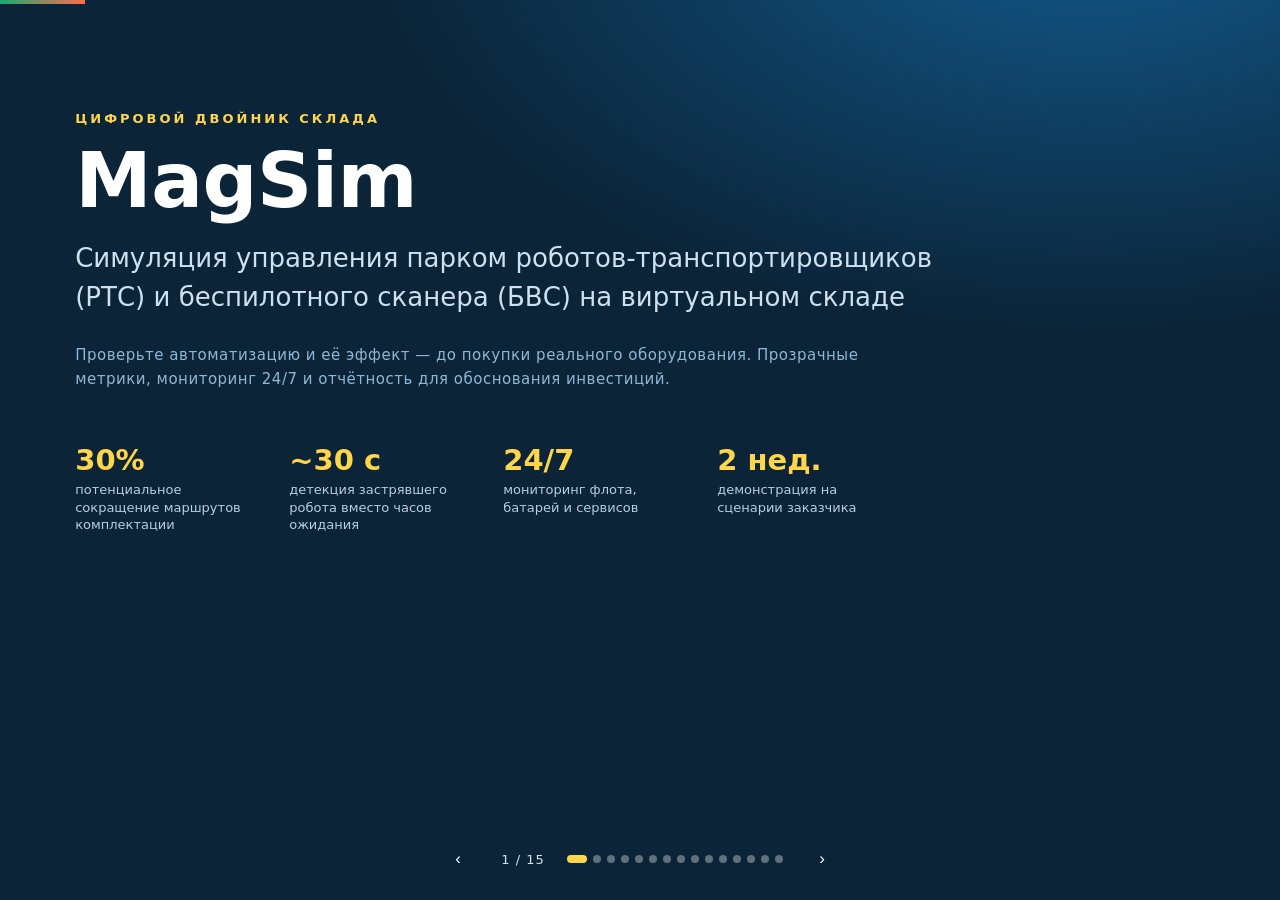
<file: docs/presentation/magsim_presentation.html>
<!DOCTYPE html>
<html lang="ru">
<head>
<meta charset="UTF-8">
<meta name="viewport" content="width=device-width, initial-scale=1.0">
<title>MagSim — цифровой двойник складской логистики</title>
<style>
  :root{
    --bg:#0b2438; --ink:#122033; --muted:#5b6b7c;
    --accent:#19a974; --accent2:#ff6b4a; --line:#e3e9f0;
    --card:#f5f8fb; --white:#ffffff;
  }
  *{box-sizing:border-box; margin:0; padding:0;}
  html,body{height:100%;}
  body{
    font-family:"Segoe UI","PT Sans",system-ui,-apple-system,Arial,sans-serif;
    background:#0a1f32; color:var(--ink); overflow:hidden;
  }
  .deck{position:fixed; inset:0;}
  .slide{
    position:absolute; inset:0; background:var(--white);
    transform:translateX(100%); transition:transform .55s cubic-bezier(.77,0,.18,1);
    overflow:hidden; overflow-y:auto;
    display:flex; flex-direction:column;
  }
  .slide.active{transform:translateX(0);}
  .slide.before{transform:translateX(-100%);}
  .wrap{width:min(1180px,92vw); margin:auto; padding:52px 24px 90px; flex:1;}
  h1{font-size:clamp(34px,4.5vw,58px); line-height:1.06; letter-spacing:-.5px;}
  h2{font-size:clamp(26px,3.2vw,40px); letter-spacing:-.3px; margin-bottom:6px;}
  h3{font-size:20px; margin-bottom:8px;}
  .kicker{
    display:inline-block; text-transform:uppercase; letter-spacing:3px;
    font-size:13px; font-weight:700; color:var(--accent); margin-bottom:14px;
  }
  .lead{color:var(--muted); font-size:clamp(16px,1.6vw,20px); max-width:880px; line-height:1.55;}
  .grid{display:grid; gap:18px;}
  .g2{grid-template-columns:repeat(2,1fr);}
  .g4{grid-template-columns:repeat(4,1fr);}
  .g3{grid-template-columns:repeat(3,1fr);}
  .card{
    background:var(--card); border:1px solid var(--line); border-radius:14px;
    padding:20px 20px 18px; position:relative;
  }
  .card b{display:block; font-size:16.5px; margin-bottom:8px; color:var(--bg);}
  .card p{color:var(--muted); font-size:14.5px; line-height:1.5;}
  .badge{
    width:34px; height:34px; border-radius:9px; color:#fff; font-weight:700;
    display:flex; align-items:center; justify-content:center; font-size:16px; margin-bottom:12px;
  }
  .b-green{background:var(--accent);}
  .b-orange{background:var(--accent2);}
  .b-blue{background:#2563eb;}
  .b-purple{background:#7c3aed;}
  /* Титул */
  .hero{background:radial-gradient(1200px 700px at 85% -10%, #135a8c 0%, transparent 60%), var(--bg); color:#fff;}
  .hero .wrap{padding-top:12vh;}
  .hero h1{font-size:clamp(40px,6vw,78px);}
  .hero .sub{font-size:clamp(18px,2.2vw,26px); color:#cfe0ee; max-width:900px; line-height:1.5; margin-top:18px;}
  .hero .tag{color:#8fb7d4; font-size:15px; letter-spacing:.5px; margin-top:26px; line-height:1.6; max-width:820px;}
  .hero .rel{display:flex; gap:34px; margin-top:52px; flex-wrap:wrap;}
  .hero .rel div{font-size:29px; font-weight:800; color:#ffd54a;}
  .hero .rel span{display:block; font-size:13px; font-weight:400; color:#b9cfe0; max-width:180px; line-height:1.35; margin-top:4px;}
  /* Таблица метрик */
  table{width:100%; border-collapse:collapse; font-size:14.5px; margin-top:8px;}
  th,td{text-align:left; padding:12px 14px; border-bottom:1px solid var(--line); vertical-align:top;}
  thead th{background:var(--bg); color:#fff; font-size:13.5px; letter-spacing:.4px;}
  thead th:first-child{border-radius:10px 0 0 0;}
  thead th:last-child{border-radius:0 10px 0 0;}
  td.n{font-weight:700; color:var(--bg); width:26%;}
  td.a{color:var(--muted); width:35%;}
  td.b{color:#0b7a56; font-weight:600;}
  tr:last-child td{border-bottom:none;}
  /* Числа эффекта */
  figure{display:flex; flex-wrap:wrap; gap:22px; margin-top:26px;}
  .kpi{
    flex:1 1 180px; background:var(--card); border:1px solid var(--line);
    border-radius:14px; padding:22px 20px;
  }
  .kpi .num{font-size:38px; font-weight:800; color:var(--accent); letter-spacing:-1px;}
  .kpi .lbl{color:var(--muted); font-size:14px; margin-top:6px; line-height:1.4;}
  .kpi.sub .num{color:var(--bg);}
  /* Шаги внедрения */
  .steps{display:flex; gap:16px; margin-top:26px; flex-wrap:wrap;}
  .step{flex:1 1 200px; border-top:4px solid var(--accent); border-radius:0 0 12px 12px; background:var(--card); padding:18px;}
  .step .sno{font-size:13px; font-weight:800; color:var(--accent); letter-spacing:2px;}
  .step b{display:block; margin:10px 0 6px; font-size:16px;}
  .step p{color:var(--muted); font-size:13.5px; line-height:1.5;}
  /* Списки */
  ul.ticks{list-style:none; margin-top:6px;}
  ul.ticks li{position:relative; padding:9px 0 9px 30px; color:#33414f; font-size:16px; line-height:1.45;}
  ul.ticks li:before{
    content:""; position:absolute; left:2px; top:15px; width:15px; height:9px;
    border-left:3px solid var(--accent); border-bottom:3px solid var(--accent);
    transform:rotate(-45deg);
  }
  /* Изображения */
  .imgbox{display:flex; align-items:flex-start; gap:20px;}
  .imgbox img{max-width:58%; border:1px solid var(--line); border-radius:12px; box-shadow:0 10px 30px rgba(11,36,56,.12);}
  .imgbox .aside{flex:1;}
  /* Навигация */
  nav{
    position:fixed; left:0; right:0; bottom:20px; display:flex; justify-content:center;
    gap:18px; align-items:center; z-index:50;
  }
  .sep{position:fixed; top:0; left:0; height:4px; width:0; background:linear-gradient(90deg,var(--accent),var(--accent2)); z-index:60; transition:width .3s;}
  nav button{
    background:rgba(11,36,56,.82); color:#fff; border:none; border-radius:999px;
    width:42px; height:42px; font-size:17px; cursor:pointer;
  }
  nav button:hover{background:var(--bg);}
  .dots{display:flex; gap:6px;}
  .dot{width:8px; height:8px; border-radius:50%; background:rgba(255,255,255,.35); cursor:pointer;}
  .dot.on{background:#ffd54a; width:20px; border-radius:6px;}
  .count{color:#d7e4ef; font-size:13px; letter-spacing:1px; min-width:52px; text-align:center;}
  @media (max-width:1120px){ .g3{grid-template-columns:repeat(2,1fr);} }
  @media (max-width:820px){ .g4,.g2,.g3{grid-template-columns:1fr;} .imgbox{flex-direction:column;} .imgbox img{max-width:100%;} }
  @media print{
    body{overflow:visible; background:#fff;} .slide{position:relative; transform:none; page-break-after:always; height:100vh;}
    nav{display:none;}
  }
</style>
</head>
<body>
<div class="deck">

<section class="slide hero">
  <div class="wrap">
    <div class="kicker" style="color:#ffd54a;">Цифровой двойник склада</div>
    <h1>MagSim</h1>
    <div class="sub">Симуляция управления парком роботов-транспортировщиков (РТС) и беспилотного сканера (БВС) на виртуальном складе</div>
    <div class="tag">Проверьте автоматизацию и её эффект — до покупки реального оборудования. Прозрачные метрики, мониторинг 24/7 и отчётность для обоснования инвестиций.</div>
    <div class="rel">
      <div>30%<span>потенциальное сокращение маршрутов комплектации</span></div>
      <div>~30 c<span>детекция застрявшего робота вместо часов ожидания</span></div>
      <div>24/7<span>мониторинг флота, батарей и сервисов</span></div>
      <div>2 нед.<span>демонстрация на сценарии заказчика</span></div>
    </div>
  </div>
</section>

<section class="slide">
  <div class="wrap">
    <div class="kicker">Актуальность</div>
    <h2>Почему автоматизация склада — вопрос «сейчас»</h2>
    <p class="lead">Склады работают на пределе: растёт поток заказов, дорожает персонал, а ошибки планирования обходятся дорого.</p>
    <div class="grid g4" style="margin-top:30px;">
      <div class="card"><div class="badge b-green">1</div><b>Рост нагрузки</b><p>Онлайн-заказы растут каждый год — складам нужно быстрее комплектовать и отгружать больше позиций.</p></div>
      <div class="card"><div class="badge b-blue">2</div><b>Кадровый дефицит</b><p>Подбор и удержание персонала дорожают; автоматизация перестаёт быть опцией и становится вопросом экономики.</p></div>
      <div class="card"><div class="badge b-orange">3</div><b>Высокий риск внедрения</b><p>Запуск роботов — крупные инвестиции. Ошибка планирования даёт простой оборудования и убытки.</p></div>
      <div class="card"><div class="badge b-purple">4</div><b>Нужна проверка</b><p>Безопасный способ оценить алгоритмы и KPI автоматизации до покупки «железа» — цифровой двойник.</p></div>
    </div>
  </div>
</section>

<section class="slide">
  <div class="wrap">
    <div class="kicker">Проблема заказчика</div>
    <h2>Что мешает сегодня</h2>
    <p class="lead">Без цифрового двойника эффект автоматизации непредсказуем, а процессы «не видны».</p>
    <div class="grid g2" style="margin-top:30px;">
      <div class="card"><div class="badge b-orange">!</div><b>Товар не там, где нужно</b><p>Частозапрашиваемые позиции лежат в глубине склада — каждый заказ занимает больше времени.</p></div>
      <div class="card"><div class="badge b-orange">!</div><b>Простои и застревания</b><p>Застрявший робот обнаруживают вручную, иногда через часы — склад «стоит».</p></div>
      <div class="card"><div class="badge b-orange">!</div><b>Внезапный отказ батарей</b><p>АКБ выходят из строя без предупреждения → внеплановые простой и замена дороже плановой.</p></div>
      <div class="card"><div class="badge b-orange">!</div><b>Нет прозрачной аналитики</b><p>Отсутствуют объективные цифры: скорость выдачи, загрузка роботов, окупаемость автоматизации.</p></div>
    </div>
  </div>
</section>

<section class="slide">
  <div class="wrap">
    <div class="kicker">Решение</div>
    <h2>MagSim — цифровой двойник склада</h2>
    <p class="lead">Живая веб-модель склада, где RTS и БВС выполняют реальные бизнес-операции, а каждая операция измеряется метриками.</p>
    <div class="grid g2" style="margin-top:30px;">
      <div class="card"><div class="badge b-green">Р</div><b>Парк специализированных РТС</b><p>5 роботов по типам товара (металл, пластик, электроника, дерево, стекло). Задачи: размещение, выдача, ребалансировка.</p></div>
      <div class="card"><div class="badge b-blue">Б</div><b>БВС-сканирование без меток</b><p>Беспилотник распознаёт поставки без маркировки, определяет тип товара и направляет его на нужные полки.</p></div>
      <div class="card"><div class="badge b-purple">A</div><b>Умная диспетчеризация</b><p>A* маршрутизация, автономное назначение задач, батчинг до 5 единиц за рейс, обход препятствий и конфликтов.</p></div>
      <div class="card"><div class="badge b-orange">И</div><b>Авто-ребалансировка</b><p>Частозапрашиваемые товары автоматически подтягиваются ближе к зоне выдачи — короче каждый маршрут комплектации.</p></div>
    </div>
  </div>
</section>

<section class="slide">
  <div class="wrap">
    <div class="kicker">Бизнес-сценарии</div>
    <h2>Как работают ключевые операции</h2>
    <div class="grid g2" style="margin-top:30px;">
      <div class="card"><div class="badge b-green">1</div><b>Поставка с меткой</b><p>Товар с известным типом автоматически попадает в очередь: робот забирает его в зоне приёмки и размещает на полку по приоритету спроса.</p></div>
      <div class="card"><div class="badge b-blue">2</div><b>Поставка без метки</b><p>БВС проводит сканирование в зоне приёмки, определяет тип товара, пополняет запас на полках — без ручного разбора.</p></div>
      <div class="card"><div class="badge b-purple">3</div><b>Заказ клиента</b><p>Робот находит ближайшую полку с товаром, забирает и доставляет к выходу. Остаток компенсируется, склад сам пополняет запасы.</p></div>
      <div class="card"><div class="badge b-orange">4</div><b>Ребалансировка</b><p>Периодическая оптимизация: товары с высоким спросом перемещаются ближе к выходу — сокращается средний маршрут выдачи.</p></div>
    </div>
  </div>
</section>

<section class="slide">
  <div class="wrap">
    <div class="kicker">Метрики бизнеса</div>
    <h2>Что конкретно улучшает система</h2>
    <p class="lead">Каждая метрика измерима в симуляции и переносится на реальный склад после внедрения.</p>
    <table>
      <thead><tr><th>Показатель</th><th>Традиционный склад</th><th>С MagSim</th></tr></thead>
      <tbody>
        <tr><td class="n">Скорость выдачи заказа</td><td class="a">Товар в глубине склада, маршрут сотрудника «на глаз»</td><td class="b">A* + товары у выхода после ребалансировки</td></tr>
        <tr><td class="n">Простои роботов</td><td class="a">Застревание замечают вручную, реакция — часы</td><td class="b">Автодетекция за ~30 секунд и восстановление движения</td></tr>
        <tr><td class="n">Срок службы АКБ</td><td class="a">Замена по отказу, внеплановый простой</td><td class="b">Контроль деградации, прогноз ресурса, замена по состоянию</td></tr>
        <tr><td class="n">Пропускная способность</td><td class="a">Доставка 1 позиции за рейс</td><td class="b">Батчинг — до ёмкости робота за один рейс</td></tr>
        <tr><td class="n">Надёжность инфраструктуры</td><td class="a">Ручной контроль сервисов и оборудования</td><td class="b">Мониторинг 24/7, алерты, автоматические проверки</td></tr>
        <tr><td class="n">Отчётность для заказчика</td><td class="a">Сводный Excel вручную</td><td class="b">Автоматические дашборды и выгрузка отчётов</td></tr>
      </tbody>
    </table>
  </div>
</section>

<section class="slide">
  <div class="wrap">
    <div class="kicker">Ключевые метрики</div>
    <h2>Система измеряет всё — непрерывно</h2>
    <p class="lead">Каждая операция фиксируется и попадает в дашборды: состояние флота видно в реальном времени и образует базу для отчётов заказчику.</p>
    <div class="grid g3" style="margin-top:30px;">
      <div class="card"><div class="badge b-green">АКБ</div><b>Заряд и деградация батарей</b><p>Каждый робот: текущий заряд, скорость разряда, прогноз остаточного ресурса и время до подзарядки.</p></div>
      <div class="card"><div class="badge b-blue">СЛА</div><b>Время выдачи заказа</b><p>Ключевой SLA: от запроса клиента до доставки товара к выходу — среднее и по каждой задаче.</p></div>
      <div class="card"><div class="badge b-green">ЗАД</div><b>Выполненные задачи</b><p>Размещение, выдача и ребалансировка за период; производительность парка по сменам и суткам.</p></div>
      <div class="card"><div class="badge b-blue">ПУТЬ</div><b>Скорость и дистанция</b><p>Движение каждого РТС и контроль маршрута: видны «лишние» километры и узкие места полок.</p></div>
      <div class="card"><div class="badge b-orange">ПРО</div><b>Застревания и восстановление</b><p>Число инцидентов и время реакции: детекция ~30 секунд, робот самостоятельно продолжает маршрут.</p></div>
      <div class="card"><div class="badge b-purple">ЗАГ</div><b>Загрузка и готовность флота</b><p>Насколько равномерно заняты роботы и сколько единиц техники доступно в каждый момент времени.</p></div>
    </div>
  </div>
</section>

<section class="slide">
  <div class="wrap">
    <div class="kicker">Экономический эффект</div>
    <h2>Куда конвертируются метрики</h2>
    <figure>
      <div class="kpi"><div class="num">−30%</div><div class="lbl">средний маршрут комплектации за счёт ребалансировки по спросу</div></div>
      <div class="kpi"><div class="num">×N</div><div class="lbl">выдача за рейс благодаря батчингу задач</div></div>
      <div class="kpi"><div class="num">мин.</div><div class="lbl">реакция на застревание робота вместо часов простоя</div></div>
      <div class="kpi"><div class="num">Р</div><div class="lbl">снижение затрат на АКБ — предиктивная замена по состоянию</div></div>
      <div class="kpi sub"><div class="num">ROI</div><div class="lbl">прозрачный расчёт окупаемости автоматизации до покупки железа</div></div>
      <div class="kpi sub"><div class="num">0</div><div class="lbl">риск остановки производственного склада при обучении сотрудников</div></div>
    </figure>
  </div>
</section>

<section class="slide">
  <div class="wrap">
    <div class="kicker">Человеческий фактор</div>
    <h2>Меньше ручного труда — роботы работают 24/7</h2>
    <p class="lead">Автоматизация убирает зависимость склада от смен, усталости и личного опыта сотрудников.</p>
    <div class="grid g2" style="margin-top:30px;">
      <div class="card"><div class="badge b-green">24</div><b>Непрерывная работа 24/7</b><p>Парк работает всю неделю — 168 часов: нет смен, обедов, больничных, выходных и праздничных простоев.</p></div>
      <div class="card"><div class="badge b-blue">7</div><b>Стабильное качество без усталости</b><p>Операция в 03:00 и в обед выполняется одинаково точно — скорость и точность не зависят от часа работы.</p></div>
      <div class="card"><div class="badge b-green">OK</div><b>Стандартный процесс</b><p>Алгоритм выполняет каждую операцию одинаково, без «личных приёмов» сотрудника. Новичков не нужно долго обучать.</p></div>
      <div class="card"><div class="badge b-orange">М</div><b>Меньше ошибок учёта и тяжёлого труда</b><p>БВС проводит инвентаризацию вместо ручного пересчёта, роботы переносят грузы — меньше ошибок и нагрузки на людей.</p></div>
    </div>
    <figure style="margin-top:26px;">
      <div class="kpi"><div class="num">168 ч</div><div class="lbl">непрерывной работы парка в неделю</div></div>
      <div class="kpi"><div class="num">24/7</div><div class="lbl">без перерывов, смен и выходных</div></div>
      <div class="kpi"><div class="num">0</div><div class="lbl">зависимость от опыта и «личных приёмов» сотрудника</div></div>
    </figure>
  </div>
</section>

<section class="slide">
  <div class="wrap">
    <div class="kicker">Надёжность</div>
    <h2>Прозрачность и работа 24/7</h2>
    <p class="lead">Система сама следит за флотом и инфраструктурой и сообщает о проблемах мгновенно.</p>
    <div class="grid g2" style="margin-top:30px;">
      <div class="card"><div class="badge b-green">M</div><b>Дашборды Grafana</b><p>4 панели: здоровье батарей, состояние флота (скорость, загрузка, задачи), здоровье стека и тепловая карта интенсивности движения.</p></div>
      <div class="card"><div class="badge b-orange">A</div><b>Автоматические алерты</b><p>Застрявший робот, критический заряд АКБ, деградация батареи, остановка цикла симуляции, недоступность сервиса, падение тестов — оповещение без участия человека.</p></div>
      <div class="card"><div class="badge b-blue">P</div><b>Постоянный контроль</b><p>Проверки доступности всех сервисов (HTTP/TCP-пробы) — бэкенд, фронтенд, база данных, панели мониторинга.</p></div>
      <div class="card"><div class="badge b-purple">T</div><b>История и прогнозы</b><p>Телеметрия хранится в TimescaleDB: видно динамику АКБ, а прогнозы разряда помогают планировать обслуживание.</p></div>
    </div>
  </div>
</section>

<section class="slide">
  <div class="wrap">
    <div class="kicker">Качество</div>
    <h2>Доверие к системе — через автотесты</h2>
    <p class="lead">17 бизнес-сценариев и 8 модулей юнит-тестов проверяют ключевые процессы системы.</p>
    <div class="grid g2" style="margin-top:30px;">
      <div class="card"><div class="badge b-green">17</div><b>Бизнес-сценариев</b><p>Поставки с меткой и без, выдача заказов, маршрутизация, ребалансировка, защита от переполнения полок, батарея, застревание, метрики Prometheus.</p></div>
      <div class="card"><div class="badge b-blue">8</div><b>Модулей юнит-тестов</b><p>Батарея, сетка склада, поиск пути, метрики, робот, состояние, детекция застревания, менеджер задач.</p></div>
      <div class="card"><div class="badge b-purple">10 мин</div><b>Автоматический прогон</b><p>Полный набор тестов выполняется каждые 10 минут в изолированном процессе, результаты видны в дашбордах.</p></div>
      <div class="card"><div class="badge b-orange">OK</div><b>Гарантии заказчику</b><p>Каждый сценарий подтверждает: бизнес-процесс работает и метрики достоверны — основание доверять расчётам ROI.</p></div>
    </div>
  </div>
</section>

<section class="slide">
  <div class="wrap">
    <div class="kicker">Технологии</div>
    <h2>Архитектура решения</h2>
    <p class="lead">Веб-приложение: браузер (3D Three.js) → быстрый бэкенд на FastAPI → «физические» агенты-роботы → база телеметрии и мониторинг.</p>
    <div class="imgbox" style="margin-top:24px;">
      <img src="img/13_architecture.png" alt="Архитектура MagSim">
      <div class="aside">
        <div class="card" style="margin-bottom:14px;"><b>Слои системы</b>
          <ul class="ticks">
            <li>Браузер и nginx-фронтенд — 3D-сцена и управление</li>
            <li>FastAPI-бэкенд — симуляция, диспетчеризация, REST и WebSocket</li>
            <li>Агенты РТС/БВС и масштабировщик флота</li>
            <li>TimescaleDB — хранение истории и прогнозов</li>
            <li>Prometheus + Grafana — метрики и дашборды</li>
          </ul>
        </div>
        <div class="card"><b>Результат</b><p>50 мс обновление состояния, двусторонние WebSocket-каналы, автоматическое масштабирование парка роботов в один клик.</p></div>
      </div>
    </div>
  </div>
</section>

<section class="slide">
  <div class="wrap">
    <div class="kicker">Развёртывание</div>
    <h2>Быстрый запуск на Docker</h2>
    <p class="lead">Единый стек из 9 сервисов разворачивается командой docker compose up.</p>
    <div class="imgbox" style="margin-top:24px;">
      <img src="img/03_deployment_diagram.png" alt="Развертывание в Docker Compose">
      <div class="aside">
        <div class="card" style="margin-bottom:14px;"><b>Состав стека</b>
          <ul class="ticks">
            <li>Бэкенд, фронтенд, парк роботов-агентов, БВС-агент</li>
            <li>Автомасштабировщик парка (по числу РТС)</li>
            <li>TimescaleDB, Grafana, Prometheus, Blackbox Exporter</li>
          </ul>
        </div>
        <div class="card"><b>Для бизнеса</b><p>Быстрое развёртывание у заказчика, расширение склада в интерфейсе, проверка сценариев пиковых нагрузок без риска для производства.</p></div>
      </div>
    </div>
  </div>
</section>

<section class="slide">
  <div class="wrap">
    <div class="kicker">Внедрение</div>
    <h2>Дорожная карта для заказчика</h2>
    <div class="steps">
      <div class="step"><div class="sno">ЭТАП 1</div><b>Оцифровка склада</b><p>Переносим карту, товары, потоки и ограничения заказчика в цифровую модель.</p></div>
      <div class="step"><div class="sno">ЭТАП 2</div><b>Прогон сценариев</b><p>Проверяем пиковые сезоны, сбои, нехватку персонала и отказы оборудования.</p></div>
      <div class="step"><div class="sno">ЭТАП 3</div><b>Расчёт KPI и ROI</b><p>Измеряем скорость выдачи, простои, загрузку и окупаемость автоматизации.</p></div>
      <div class="step"><div class="sno">ЭТАП 4</div><b>Безопасный переход</b><p>Проверенные алгоритмы переносятся на реальные роботы — без «сюрпризов» на действующем складе.</p></div>
    </div>
  </div>
</section>

<section class="slide hero">
  <div class="wrap">
    <div class="kicker" style="color:#ffd54a;">Итог</div>
    <h1>Ошибку пусть делает симуляция, а не склад</h1>
    <div class="sub">MagSim даёт заказчику прозрачные метрики, обоснованное решение об автоматизации и готовый к проверке алгоритм управления флотом роботов.</div>
    <div class="tag" style="margin-top:38px;">
      Приглашаем на демонстрацию: запустим ваш сценарий в течение 2 недель
      и покажем эффект в цифрах — скорость выдачи, простой, срок жизни батарей, окупаемость.
    </div>
  </div>
</section>

</div>

<div class="sep" id="sep"></div>
<nav>
  <button id="prev">‹</button>
  <div class="count"><span id="cur">1</span> / <span id="tot"></span></div>
  <div class="dots" id="dots"></div>
  <button id="next">›</button>
</nav>

<script>
(function(){
  var slides=[].slice.call(document.querySelectorAll('.slide'));
  var i=0;
  var dotsEl=document.getElementById('dots');
  document.getElementById('tot').textContent=slides.length;
  slides.forEach(function(s,k){
    var d=document.createElement('div');
    d.className='dot'; if(k===0)d.className='dot on';
    d.addEventListener('click',function(){go(k);});
    dotsEl.appendChild(d);
  });
  var dots=[].slice.call(dotsEl.children);
  function paint(){
    slides.forEach(function(s,k){
      s.classList.remove('active','before');
      if(k===i)s.classList.add('active');
      else if(k<i)s.classList.add('before');
    });
    dots.forEach(function(d,k){d.className='dot'+(k===i?' on':'');});
    document.getElementById('cur').textContent=i+1;
    document.getElementById('sep').style.width=((i+1)/slides.length*100)+'%';
  }
  function go(n){i=Math.max(0,Math.min(slides.length-1,n));paint();}
  document.getElementById('next').onclick=function(){go(i+1);};
  document.getElementById('prev').onclick=function(){go(i-1);};
  document.addEventListener('keydown',function(e){
    if(e.key==='ArrowRight'||e.key==='PageDown')go(i+1);
    else if(e.key==='ArrowLeft'||e.key==='PageUp')go(i-1);
    else if(e.key==='Home')go(0);
    else if(e.key==='End')go(slides.length-1);
  });
  var tx0=0;
  document.addEventListener('touchstart',function(e){tx0=e.touches[0].clientX;});
  document.addEventListener('touchend',function(e){
    var dx=e.changedTouches[0].clientX-tx0;
    if(Math.abs(dx)>60){ dx<0?go(i+1):go(i-1); }
  });
  paint();
})();
</script>
</body>
</html>
</file>
